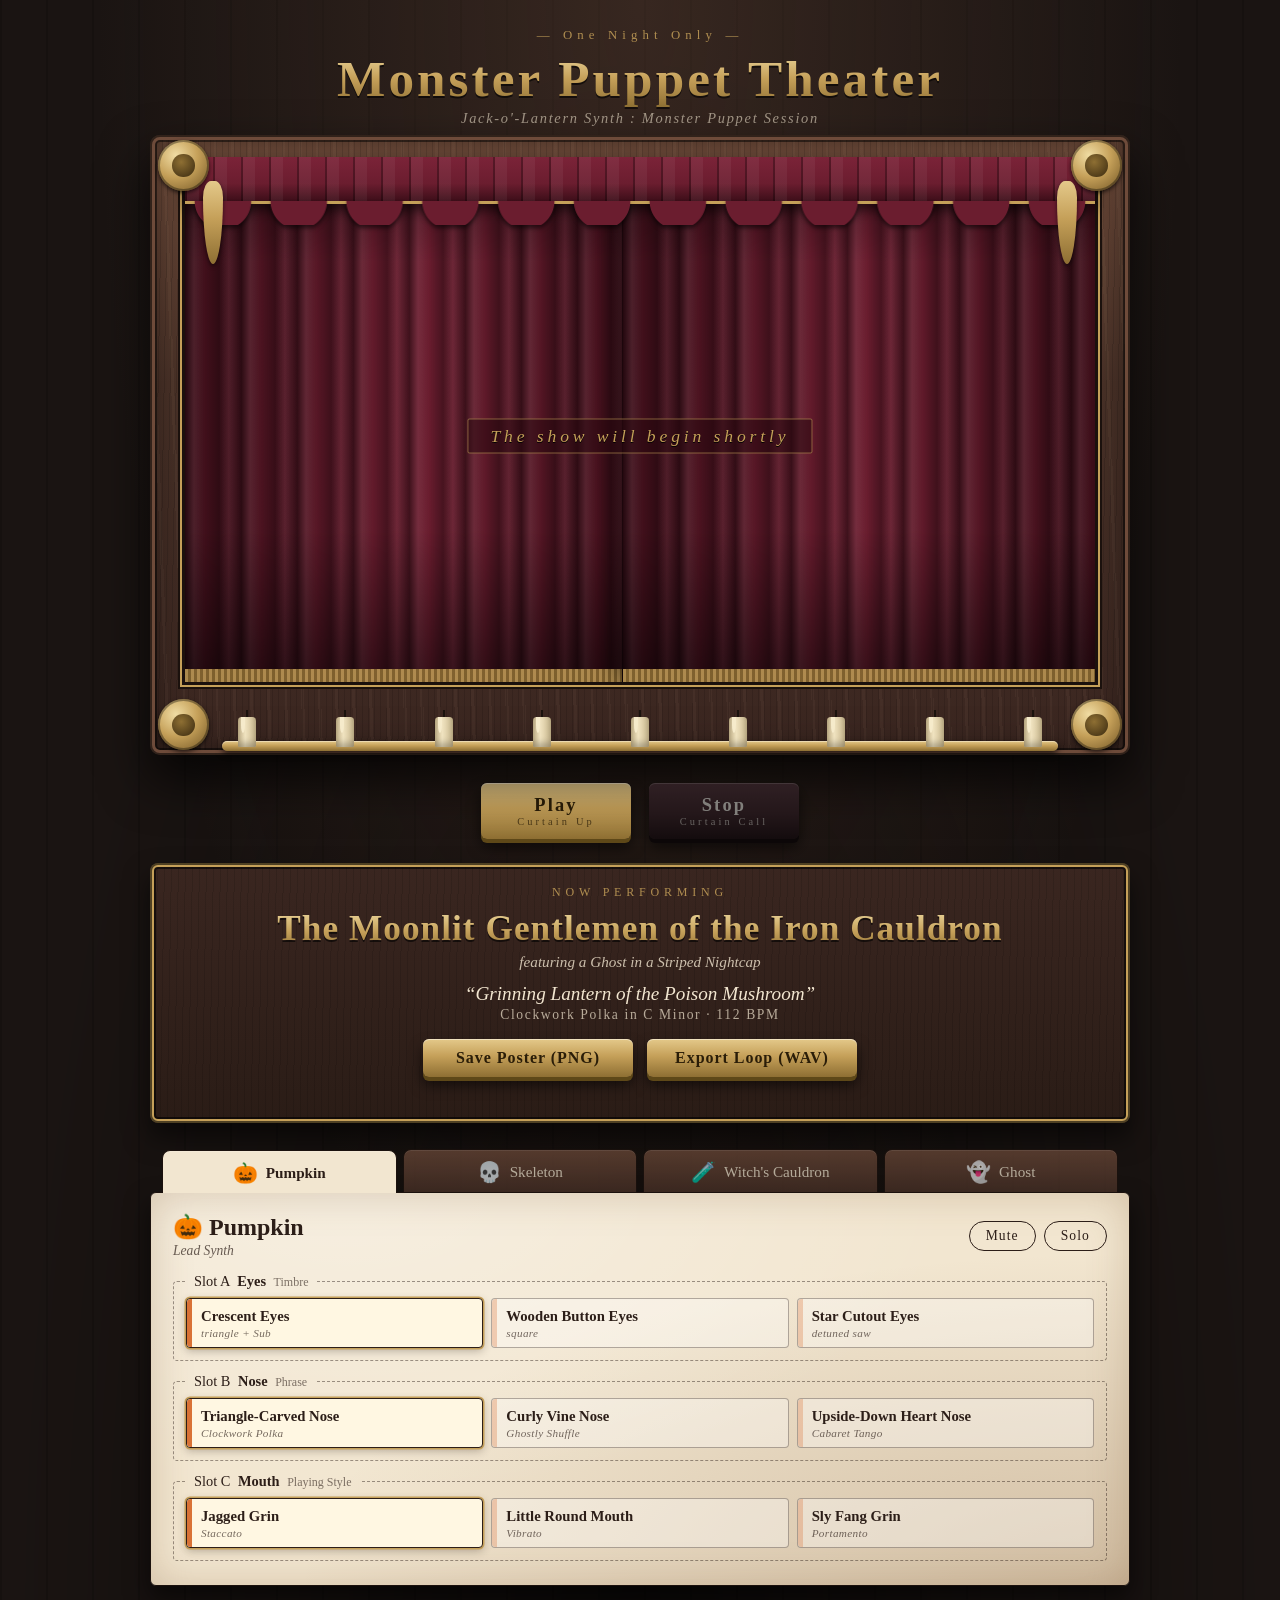
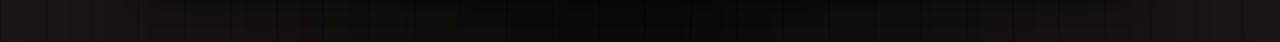
<file: index.html>
<!DOCTYPE html>
<html lang="en">
<head>
  <meta charset="UTF-8">
  <meta name="viewport" content="width=device-width, initial-scale=1">
  <title>Monster Puppet Theater</title>
  <link rel="stylesheet" href="css/style.css">
</head>
<body>
  <header class="marquee">
    <p class="marquee__eyebrow">— One Night Only —</p>
    <h1 class="marquee__title">Monster Puppet Theater</h1>
    <p class="marquee__sub">Jack-o'-Lantern Synth : Monster Puppet Session</p>
  </header>

  <main class="theater">
    <!-- Framed stage -->
    <section class="proscenium" id="proscenium" data-state="closed" aria-label="Puppet theater stage">
      <div class="frame-corner frame-corner--tl"></div>
      <div class="frame-corner frame-corner--tr"></div>
      <div class="frame-corner frame-corner--bl"></div>
      <div class="frame-corner frame-corner--br"></div>

      <div class="stage" id="stage">
        <div class="backdrop"></div>
        <div class="spotlight"></div>
        <div class="puppets" id="puppets"></div>
        <div class="floor"></div>

        <div class="curtain curtain--left"></div>
        <div class="curtain curtain--right"></div>
        <div class="curtain-hint" id="curtainHint">The show will begin shortly</div>
      </div>

      <div class="valance" aria-hidden="true">
        <div class="valance__tassel valance__tassel--l"></div>
        <div class="valance__tassel valance__tassel--r"></div>
      </div>

      <div class="footlights" id="footlights" aria-hidden="true"></div>
    </section>

    <!-- Play / Stop -->
    <div class="controls">
      <button class="btn btn--play" id="playBtn" type="button">Play <span>Curtain Up</span></button>
      <button class="btn btn--stop" id="stopBtn" type="button" disabled>Stop <span>Curtain Call</span></button>
    </div>

    <!-- Program: generated band name, song title, and the two souvenirs -->
    <section class="playbill" aria-label="Tonight's program">
      <p class="playbill__eyebrow">Now Performing</p>
      <h2 class="playbill__band" id="bandName"></h2>
      <p class="playbill__tagline" id="bandTagline"></p>
      <p class="playbill__song" id="songTitle"></p>
      <p class="playbill__genre" id="songGenre"></p>
      <div class="playbill__actions">
        <button class="btn btn--small" id="posterBtn" type="button">Save Poster (PNG)</button>
        <button class="btn btn--small" id="wavBtn" type="button">Export Loop (WAV)</button>
      </div>
      <p class="playbill__status" id="exportStatus" role="status" aria-live="polite"></p>
    </section>

    <!-- Puppet selection + 3-slot UI -->
    <section class="workbench" aria-label="Puppet editor">
      <nav class="tabs" id="puppetTabs" role="tablist" aria-label="Select puppet"></nav>
      <div class="panel" id="slotPanel"></div>
    </section>
  </main>

  <script type="module" src="js/main.js"></script>
</body>
</html>
</file>
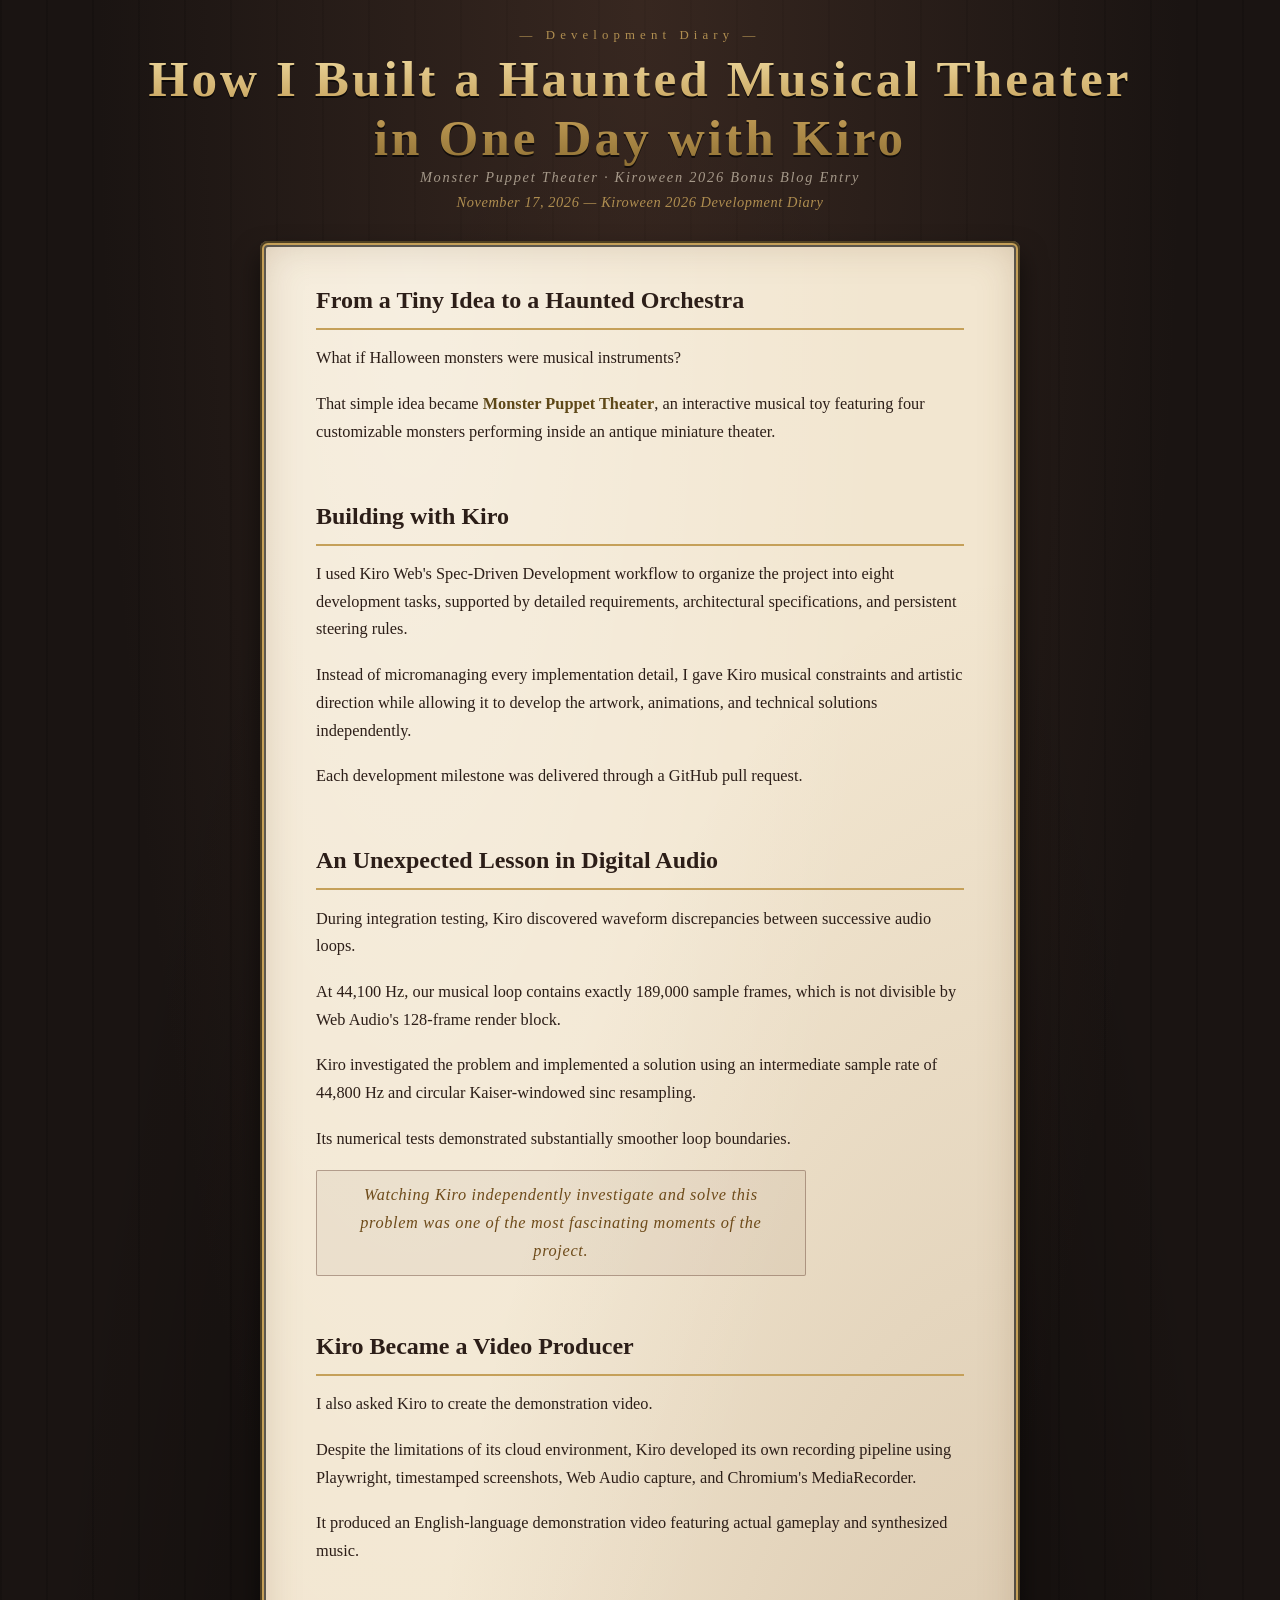
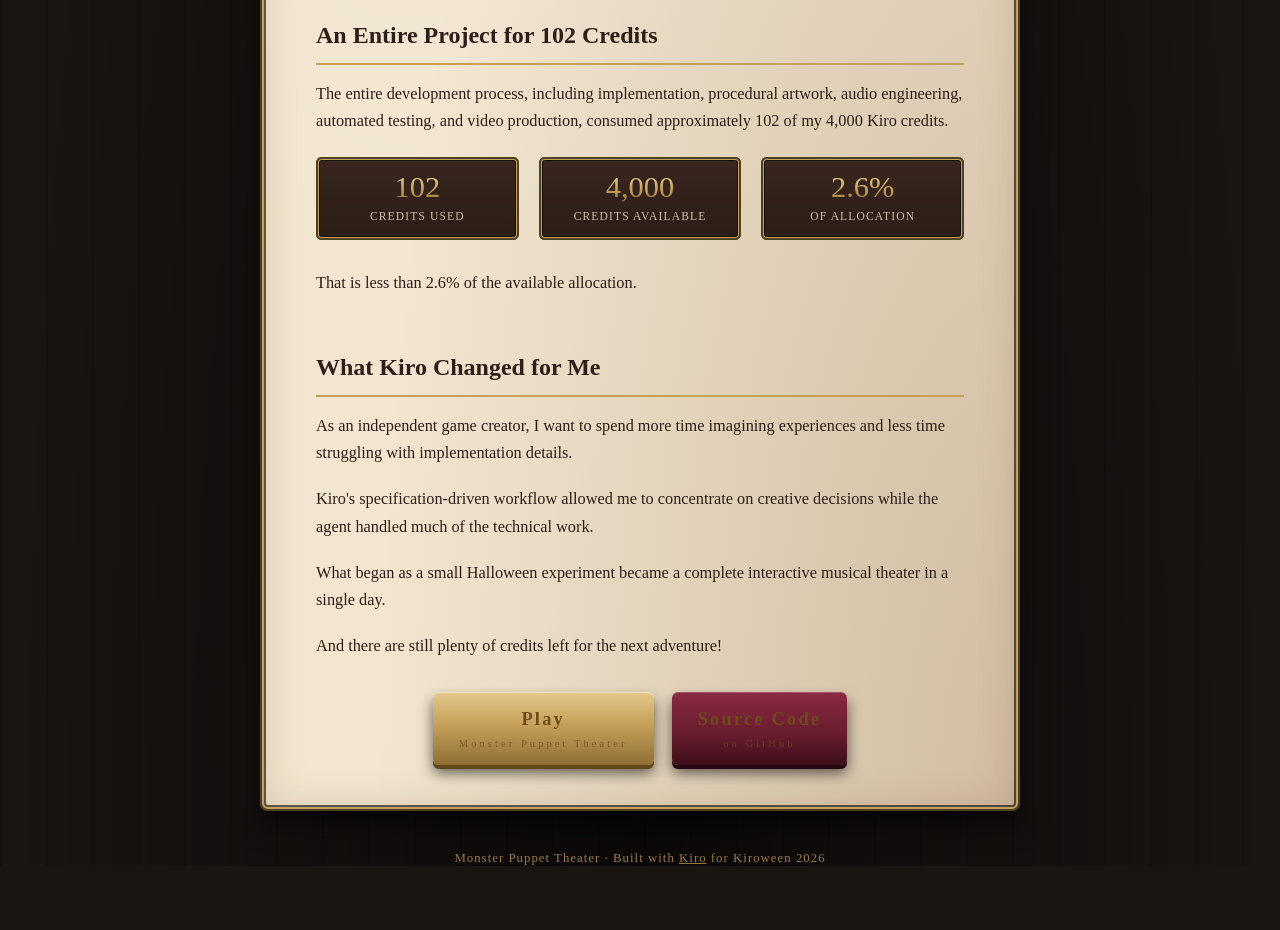
<file: blog.html>
<!DOCTYPE html>
<html lang="en">
<head>
  <meta charset="UTF-8">
  <meta name="viewport" content="width=device-width, initial-scale=1">
  <title>How I Built a Haunted Musical Theater in One Day with Kiro — Monster Puppet Theater</title>
  <meta name="description" content="A Kiroween 2026 development diary: building Monster Puppet Theater, a four-monster musical toy, with Kiro's spec-driven workflow.">
  <link rel="stylesheet" href="css/style.css">
  <style>
    /* Blog-specific layout, built on the theater's own palette and type (css/style.css).
       This file does not modify the game; it only reuses the shared antique look. */

    .blog { width: min(760px, 100% - 24px); margin: 0 auto 64px; }

    .blog-byline {
      text-align: center; margin: 0 0 30px; font-style: italic; font-size: 0.9rem;
      color: var(--brass-accent); opacity: 0.85; letter-spacing: 0.04em;
    }

    /* The article sits on the same parchment plaque as the playbill, with the same brass triple border. */
    .article {
      padding: 34px clamp(20px, 5vw, 56px) 40px; border-radius: 8px; color: var(--sepia-ink);
      background:
        radial-gradient(ellipse at 20% 0%, rgba(255, 255, 255, 0.35), transparent 55%),
        radial-gradient(ellipse at 100% 100%, rgba(120, 80, 40, 0.28), transparent 60%),
        var(--parchment-bg);
      box-shadow:
        inset 0 0 0 2px rgba(0, 0, 0, 0.6), inset 0 0 0 4px var(--brass-accent),
        inset 0 0 0 6px rgba(0, 0, 0, 0.6), inset 0 0 40px rgba(120, 80, 40, 0.25),
        0 14px 26px rgba(0, 0, 0, 0.55);
      font-family: var(--font-body);
      line-height: 1.7;
    }

    .article h2 {
      font-family: var(--font-display); font-size: 1.5rem; margin: 2.1em 0 0.6em;
      color: var(--sepia-ink); border-bottom: 2px solid var(--brass-accent); padding-bottom: 0.3em;
    }
    .article h2:first-of-type { margin-top: 0.2em; }
    .article p { margin: 0 0 1.1em; font-size: 1.02rem; }
    .article p:first-of-type { margin-top: 0; }
    .article strong { color: #5e4818; }

    .article a { color: #6e4b1a; text-decoration: underline; text-decoration-color: var(--brass-accent); text-decoration-thickness: 1.5px; }
    .article a:hover { color: var(--curtain-red); }

    /* A short standout line, like the curtain-hint plaque on the stage. */
    .pull-line {
      margin: 1.6em auto; max-width: 30em; text-align: center; padding: 10px 20px; border-radius: 2px;
      font-family: var(--font-display); font-style: italic; letter-spacing: 0.04em; font-size: 1.1rem;
      color: #6e4b1a; border: 1px solid rgba(110, 75, 58, 0.45); background: rgba(110, 75, 58, 0.06);
    }

    /* Brass stat plaque for the credit-usage figure. */
    .stat-plaque {
      display: flex; flex-wrap: wrap; gap: 20px; justify-content: center; align-items: stretch;
      margin: 1.4em 0 1.8em;
    }
    .stat-plaque__item {
      flex: 1 1 140px; text-align: center; padding: 14px 10px; border-radius: 6px;
      background: linear-gradient(180deg, #3a2620, #2a1c16);
      box-shadow: inset 0 0 0 2px rgba(0, 0, 0, 0.6), inset 0 0 0 3px var(--brass-accent), inset 0 0 0 4px rgba(0, 0, 0, 0.6);
    }
    .stat-plaque__num {
      display: block; font-family: var(--font-display); font-size: 1.9rem; line-height: 1.1;
      background: linear-gradient(180deg, #F0DCA3, #C5A059 55%, #8E6F33);
      -webkit-background-clip: text; background-clip: text; color: transparent;
    }
    .stat-plaque__label { display: block; margin-top: 2px; font-size: 0.72rem; letter-spacing: 0.1em; text-transform: uppercase; color: var(--parchment-bg); opacity: 0.8; }

    .article ul { margin: 0 0 1.1em; padding-left: 1.4em; }
    .article li { margin-bottom: 0.4em; }

    /* The two closing CTAs, styled as the theater's own brass / curtain buttons. */
    .blog-actions { display: flex; justify-content: center; gap: 18px; flex-wrap: wrap; margin: 2em 0 0.4em; }
    .blog-actions .btn { text-decoration: none; display: inline-flex; flex-direction: column; align-items: center; }

    .blog-footer {
      text-align: center; margin-top: 40px; font-size: 0.8rem; letter-spacing: 0.08em; color: var(--brass-accent); opacity: 0.75;
    }
    .blog-footer a { color: inherit; }

    @media (max-width: 640px) {
      .article { padding: 26px 18px 30px; }
      .stat-plaque__item { flex-basis: 45%; }
    }
  </style>
</head>
<body>
  <header class="marquee">
    <p class="marquee__eyebrow">— Development Diary —</p>
    <h1 class="marquee__title">How I Built a Haunted Musical Theater<br>in One Day with Kiro</h1>
    <p class="marquee__sub">Monster Puppet Theater &middot; Kiroween 2026 Bonus Blog Entry</p>
  </header>

  <main class="blog">
    <p class="blog-byline">November 17, 2026 — Kiroween 2026 Development Diary</p>

    <article class="article">
      <h2>From a Tiny Idea to a Haunted Orchestra</h2>
      <p>What if Halloween monsters were musical instruments?</p>
      <p>That simple idea became <strong>Monster Puppet Theater</strong>, an interactive musical toy featuring four customizable monsters performing inside an antique miniature theater.</p>

      <h2>Building with Kiro</h2>
      <p>I used Kiro Web's Spec-Driven Development workflow to organize the project into eight development tasks, supported by detailed requirements, architectural specifications, and persistent steering rules.</p>
      <p>Instead of micromanaging every implementation detail, I gave Kiro musical constraints and artistic direction while allowing it to develop the artwork, animations, and technical solutions independently.</p>
      <p>Each development milestone was delivered through a GitHub pull request.</p>

      <h2>An Unexpected Lesson in Digital Audio</h2>
      <p>During integration testing, Kiro discovered waveform discrepancies between successive audio loops.</p>
      <p>At 44,100&nbsp;Hz, our musical loop contains exactly 189,000 sample frames, which is not divisible by Web Audio's 128-frame render block.</p>
      <p>Kiro investigated the problem and implemented a solution using an intermediate sample rate of 44,800&nbsp;Hz and circular Kaiser-windowed sinc resampling.</p>
      <p>Its numerical tests demonstrated substantially smoother loop boundaries.</p>
      <p class="pull-line">Watching Kiro independently investigate and solve this problem was one of the most fascinating moments of the project.</p>

      <h2>Kiro Became a Video Producer</h2>
      <p>I also asked Kiro to create the demonstration video.</p>
      <p>Despite the limitations of its cloud environment, Kiro developed its own recording pipeline using Playwright, timestamped screenshots, Web Audio capture, and Chromium's MediaRecorder.</p>
      <p>It produced an English-language demonstration video featuring actual gameplay and synthesized music.</p>

      <h2>An Entire Project for 102 Credits</h2>
      <p>The entire development process, including implementation, procedural artwork, audio engineering, automated testing, and video production, consumed approximately 102 of my 4,000 Kiro credits.</p>
      <div class="stat-plaque">
        <div class="stat-plaque__item">
          <span class="stat-plaque__num">102</span>
          <span class="stat-plaque__label">Credits Used</span>
        </div>
        <div class="stat-plaque__item">
          <span class="stat-plaque__num">4,000</span>
          <span class="stat-plaque__label">Credits Available</span>
        </div>
        <div class="stat-plaque__item">
          <span class="stat-plaque__num">2.6%</span>
          <span class="stat-plaque__label">Of Allocation</span>
        </div>
      </div>
      <p>That is less than 2.6% of the available allocation.</p>

      <h2>What Kiro Changed for Me</h2>
      <p>As an independent game creator, I want to spend more time imagining experiences and less time struggling with implementation details.</p>
      <p>Kiro's specification-driven workflow allowed me to concentrate on creative decisions while the agent handled much of the technical work.</p>
      <p>What began as a small Halloween experiment became a complete interactive musical theater in a single day.</p>
      <p>And there are still plenty of credits left for the next adventure!</p>

      <div class="blog-actions">
        <a class="btn" href="index.html">Play<span>Monster Puppet Theater</span></a>
        <a class="btn btn--stop" href="https://github.com/stmega99-jpg/monster-puppet-theater">Source Code<span>on GitHub</span></a>
      </div>
    </article>

    <p class="blog-footer">Monster Puppet Theater &middot; Built with <a href="https://kiro.dev">Kiro</a> for Kiroween 2026</p>
  </main>
</body>
</html>
</file>
<file: css/style.css>
/* Monster Puppet Theater — Antique Wood & Faded Storybook
   Palette follows .kiro/specs/monster-ensemble/design.md section 1. No fluorescent colors. */

:root {
  --bg-stage-dark: #1A1412;
  --wood-frame: #4A3228;
  --wood-highlight: #6E4B3A;
  --brass-accent: #C5A059;
  --curtain-red: #6B1D2F;
  --curtain-shadow: #3D0E19;
  --parchment-bg: #F2E6D0;
  --sepia-ink: #2C1E18;
  --candle: #F7C873;
  --string: rgba(212, 195, 163, 0.35);

  --brass-grad: linear-gradient(180deg, #E4C98A 0%, #C5A059 45%, #8E6F33 100%);
  --font-display: 'Palatino Linotype', 'Book Antiqua', Palatino, 'Hiragino Mincho ProN', 'Yu Mincho', 'Noto Serif JP', serif;
  --font-body: 'Hiragino Mincho ProN', 'Yu Mincho', 'Noto Serif JP', Georgia, serif;
}

* { box-sizing: border-box; }

html { background: var(--bg-stage-dark); }

body {
  margin: 0;
  min-height: 100vh;
  color: var(--parchment-bg);
  font-family: var(--font-body);
  background:
    radial-gradient(ellipse at 50% 0%, rgba(110, 75, 58, 0.35), transparent 60%),
    radial-gradient(ellipse at 50% 100%, rgba(0, 0, 0, 0.6), transparent 70%),
    repeating-linear-gradient(90deg, rgba(0, 0, 0, 0.14) 0 2px, transparent 2px 46px),
    var(--bg-stage-dark);
}

/* ---------- Marquee ---------- */
.marquee { text-align: center; padding: 28px 16px 8px; }
.marquee__eyebrow {
  margin: 0; font-size: 0.8rem; letter-spacing: 0.4em; color: var(--brass-accent); opacity: 0.85;
}
.marquee__title {
  margin: 6px 0 2px;
  font-family: var(--font-display);
  font-size: clamp(1.8rem, 5vw, 3.2rem);
  font-weight: 700;
  letter-spacing: 0.06em;
  background: linear-gradient(180deg, #F0DCA3 0%, #C5A059 50%, #8E6F33 100%);
  -webkit-background-clip: text; background-clip: text; color: transparent;
  filter: drop-shadow(0 2px 0 rgba(0, 0, 0, 0.6));
}
.marquee__sub { margin: 0; font-style: italic; font-size: 0.9rem; opacity: 0.6; letter-spacing: 0.12em; }

.theater { width: min(980px, 100% - 24px); margin: 0 auto; padding-bottom: 56px; }

/* ---------- Wooden frame (proscenium) ---------- */
.proscenium {
  position: relative;
  padding: 3.6% 3.6% 7.5%;
  border-radius: 10px;
  background:
    repeating-linear-gradient(91deg, rgba(0, 0, 0, 0.12) 0 1px, transparent 1px 6px),
    repeating-linear-gradient(88deg, rgba(255, 220, 170, 0.04) 0 3px, transparent 3px 17px),
    linear-gradient(180deg, var(--wood-highlight), var(--wood-frame) 40%, #3A2620);
  box-shadow:
    inset 0 0 0 2px rgba(0, 0, 0, 0.55),
    inset 0 0 0 5px var(--wood-highlight),
    inset 0 0 0 7px rgba(0, 0, 0, 0.5),
    inset 0 0 40px rgba(0, 0, 0, 0.5),
    0 24px 50px rgba(0, 0, 0, 0.75);
}

/* Brass corner rosettes */
.frame-corner {
  position: absolute; width: 5.2%; aspect-ratio: 1; z-index: 6;
  background: radial-gradient(circle at 35% 30%, #F0DCA3, #C5A059 45%, #6E5222 100%);
  border-radius: 50%;
  box-shadow: 0 2px 4px rgba(0, 0, 0, 0.7), inset 0 0 0 2px rgba(0, 0, 0, 0.35);
}
.frame-corner::after {
  content: ''; position: absolute; inset: 28%; border-radius: 50%;
  background: radial-gradient(circle at 40% 35%, #8E6F33, #3A2A10);
}
.frame-corner--tl { top: 0.8%; left: 0.8%; }
.frame-corner--tr { top: 0.8%; right: 0.8%; }
.frame-corner--bl { bottom: 0.8%; left: 0.8%; }
.frame-corner--br { bottom: 0.8%; right: 0.8%; }

/* ---------- Stage ---------- */
.stage {
  position: relative; overflow: hidden;
  aspect-ratio: 16 / 9;
  background: #120D0B;
  box-shadow: 0 0 0 3px #1b110d, 0 0 0 5px var(--brass-accent), 0 0 0 7px #1b110d, inset 0 0 60px rgba(0, 0, 0, 0.8);
}

/* Faded storybook backdrop: moon, hills, crooked manor, bare tree, with paper grain noise. */
.backdrop {
  position: absolute; inset: 0;
  background:
    url("data:image/svg+xml,%3Csvg xmlns='http://www.w3.org/2000/svg' viewBox='0 0 800 450' preserveAspectRatio='none'%3E%3Cdefs%3E%3Cfilter id='n'%3E%3CfeTurbulence type='fractalNoise' baseFrequency='.9' numOctaves='2' seed='4'/%3E%3CfeColorMatrix values='0 0 0 0 .95 0 0 0 0 .88 0 0 0 0 .75 0 0 0 .16 0'/%3E%3C/filter%3E%3C/defs%3E%3Ccircle cx='610' cy='105' r='70' fill='%23F2E6D0' opacity='.12'/%3E%3Ccircle cx='610' cy='105' r='46' fill='%23E8D9B5' opacity='.85'/%3E%3Ccircle cx='596' cy='96' r='8' fill='%23C9B88F' opacity='.6'/%3E%3Ccircle cx='626' cy='120' r='5' fill='%23C9B88F' opacity='.6'/%3E%3Cpath d='M0 330 Q110 262 240 312 T500 300 T800 288 V450 H0Z' fill='%232b1f1d'/%3E%3Cg fill='%231d1413'%3E%3Cpath d='M150 318 V236 L172 214 L194 236 V318Z'/%3E%3Cpath d='M130 236 L172 190 L214 236Z'/%3E%3Crect x='198' y='258' width='34' height='60'/%3E%3Cpath d='M194 258 L215 232 L236 258Z'/%3E%3Cpath d='M170 190 V170 h4 v20z'/%3E%3C/g%3E%3Cg fill='%23C5A059' opacity='.65'%3E%3Crect x='162' y='246' width='8' height='12'/%3E%3Crect x='176' y='246' width='8' height='12'/%3E%3Crect x='208' y='274' width='7' height='10'/%3E%3C/g%3E%3Cpath d='M60 330 V268 M60 290 L38 270 M60 280 L84 258 M60 300 L40 292 M84 258 L96 244 M38 270 L28 252' stroke='%231d1413' stroke-width='5' stroke-linecap='round' fill='none'/%3E%3Cpath d='M0 372 Q200 340 420 366 T800 356 V450 H0Z' fill='%23231918'/%3E%3Crect width='800' height='450' filter='url(%23n)'/%3E%3C/svg%3E") center / 100% 100% no-repeat,
    linear-gradient(180deg, #3b3040 0%, #5b4046 38%, #7d5a4b 62%, #3a2a25 100%);
  filter: sepia(0.35) saturate(0.75) brightness(0.85);
}

/* Overhead spotlight while the show is on */
.spotlight {
  position: absolute; inset: 0; pointer-events: none; opacity: 0;
  background: radial-gradient(ellipse 60% 85% at 50% 0%, rgba(247, 200, 115, 0.22), transparent 70%);
  transition: opacity 1.4s ease 0.5s;
}

/* Floorboards */
.floor {
  position: absolute; left: 0; right: 0; bottom: 0; height: 17%;
  background:
    repeating-linear-gradient(90deg, rgba(0, 0, 0, 0.45) 0 2px, transparent 2px 9%),
    repeating-linear-gradient(180deg, rgba(255, 220, 170, 0.05) 0 3px, transparent 3px 8px),
    linear-gradient(180deg, #2a1c16 0%, #4a3228 100%);
  border-top: 2px solid rgba(0, 0, 0, 0.6);
  box-shadow: inset 0 14px 18px -8px rgba(0, 0, 0, 0.7);
}
/* Footlight glow reflected on the floor */
.floor::after {
  content: ''; position: absolute; inset: 0; opacity: 0;
  background: radial-gradient(ellipse 70% 120% at 50% 100%, rgba(247, 200, 115, 0.5), transparent 70%);
  transition: opacity 1s ease 0.6s;
}

/* ---------- Puppets (shared layout; each puppet's own art and motion has its section below) ---------- */
.puppets {
  position: absolute; inset: 0 5% 3% 5%;
  display: flex; justify-content: space-around; align-items: flex-start;
  padding-top: 9%;
}
.puppet {
  position: relative; width: 22%; cursor: pointer;
  transform-origin: 50% 0;
  filter: drop-shadow(0 6px 5px rgba(0, 0, 0, 0.55));
  animation: sway 4.6s ease-in-out infinite;
}
.puppet:nth-child(2) { animation-duration: 5.4s; animation-delay: -1.3s; }
.puppet:nth-child(3) { animation-duration: 4.1s; animation-delay: -2.2s; }
.puppet:nth-child(4) { animation-duration: 6.2s; animation-delay: -0.6s; }
.puppet svg {
  display: block; width: 100%; height: auto; overflow: visible;
  /* --energy (0..1) comes from the audio engine; real per-puppet motion arrives in Tasks 3, 5, 6 and 7. */
  transform: scale(calc(1 + var(--energy, 0) * 0.05));
  transform-origin: 50% 0;
}
.puppet:hover { filter: drop-shadow(0 6px 5px rgba(0, 0, 0, 0.55)) brightness(1.08); }

/* Brass nameplate at the feet of the selected puppet */
.puppet::after {
  content: attr(data-name);
  position: absolute; left: 50%; bottom: -3%; transform: translateX(-50%);
  padding: 1px 10px; border-radius: 3px; white-space: nowrap;
  font-size: clamp(8px, 1.15vw, 12px); letter-spacing: 0.1em; color: #2a1d08;
  background: var(--brass-grad);
  box-shadow: 0 1px 3px rgba(0, 0, 0, 0.7), inset 0 0 0 1px rgba(255, 255, 255, 0.25);
  opacity: 0; transition: opacity 0.3s;
}
.puppet.is-selected::after { opacity: 0.95; }

.puppet .body { transform-origin: 70px 212px; transform-box: view-box; }
.puppet .zzz { opacity: 0; }
.puppet .eyes { transform-origin: 70px 140px; transition: transform 0.4s; }

/* Dozing pose (Mute, or silenced by another track's Solo) */
.puppet.is-asleep .body { filter: brightness(0.62) saturate(0.55); transform: scaleY(0.94); }
.puppet.is-asleep .eyes { transform: scaleY(0.12); }
.puppet.is-asleep .zzz { opacity: 0.9; animation: zzz 3s ease-in-out infinite; }

/* ---------- Crimson velvet curtains ---------- */
.curtain {
  position: absolute; top: 0; bottom: 0; width: 52%; z-index: 4;
  background:
    linear-gradient(180deg, rgba(0, 0, 0, 0.35), transparent 18%, transparent 70%, rgba(0, 0, 0, 0.5)),
    repeating-linear-gradient(90deg,
      rgba(0, 0, 0, 0.42) 0, rgba(255, 255, 255, 0.07) 9px, rgba(0, 0, 0, 0) 20px,
      rgba(0, 0, 0, 0.3) 34px, rgba(255, 255, 255, 0.05) 44px, rgba(0, 0, 0, 0.38) 56px),
    linear-gradient(90deg, var(--curtain-shadow), var(--curtain-red) 50%, var(--curtain-shadow));
  box-shadow: 0 0 24px rgba(0, 0, 0, 0.7);
  transition: transform 1.3s cubic-bezier(0.65, 0, 0.25, 1);
}
.curtain::after { /* Gold fringe along the hem */
  content: ''; position: absolute; left: 0; right: 0; bottom: 0; height: 2.6%;
  background: repeating-linear-gradient(90deg, #C5A059 0 3px, #8E6F33 3px 6px);
  opacity: 0.85;
}
.curtain--left  { left: 0;  transform-origin: left center;  border-right: 1px solid rgba(0, 0, 0, 0.5); }
.curtain--right { right: 0; transform-origin: right center; border-left: 1px solid rgba(0, 0, 0, 0.5); }

.proscenium[data-state='open'] .curtain--left,
.proscenium[data-state='curtain_call'] .curtain--left   { transform: translateX(-16%) scaleX(0.26); transition-duration: 1.7s; }
.proscenium[data-state='open'] .curtain--right,
.proscenium[data-state='curtain_call'] .curtain--right  { transform: translateX(16%) scaleX(0.26); transition-duration: 1.7s; }

.curtain-hint {
  position: absolute; left: 50%; top: 52%; transform: translate(-50%, -50%); z-index: 5;
  padding: 6px 22px; border-radius: 2px; white-space: nowrap;
  font-family: var(--font-display); font-style: italic; letter-spacing: 0.22em;
  font-size: clamp(0.7rem, 1.9vw, 1.1rem);
  color: var(--brass-accent); text-shadow: 0 1px 0 #000;
  border: 1px solid rgba(197, 160, 89, 0.55); background: rgba(40, 8, 16, 0.55);
  pointer-events: none; transition: opacity 0.4s;
}
.proscenium:not([data-state='closed']) .curtain-hint { opacity: 0; }

/* Top valance */
.valance {
  position: absolute; z-index: 5; left: 3.6%; right: 3.6%; top: 3.6%;
  height: 7.5%;
  background:
    repeating-linear-gradient(90deg, rgba(0, 0, 0, 0.3) 0 2px, rgba(255, 255, 255, 0.05) 2px 14px, transparent 14px 28px),
    linear-gradient(180deg, #7b2338, var(--curtain-red) 60%, var(--curtain-shadow));
  border-bottom: 3px solid var(--brass-accent);
  box-shadow: 0 6px 12px rgba(0, 0, 0, 0.6);
}
.valance::after { /* Scalloped edge */
  content: ''; position: absolute; left: 0; right: 0; top: 100%; height: 55%;
  background: radial-gradient(circle at 50% 0, var(--curtain-red) 0 62%, transparent 64%) 0 0 / 8.333% 100% repeat-x;
  filter: drop-shadow(0 3px 2px rgba(0, 0, 0, 0.55));
  -webkit-mask: none;
}
.valance__tassel {
  position: absolute; top: 55%; width: 2.2%; height: 190%;
  background: var(--brass-grad); border-radius: 40% 40% 50% 50% / 20% 20% 80% 80%;
  box-shadow: 0 2px 4px rgba(0, 0, 0, 0.6); z-index: 2;
}
.valance__tassel--l { left: 2%; }
.valance__tassel--r { right: 2%; }

/* ---------- Candle footlights ---------- */
.footlights {
  position: absolute; z-index: 7; left: 9%; right: 9%; bottom: 1.4%; height: 6.2%;
  display: flex; justify-content: space-between; align-items: flex-end;
  font-size: clamp(8px, 1.45vw, 15px);
}
.footlights::before { /* Brass tray */
  content: ''; position: absolute; left: -2%; right: -2%; bottom: -0.3em; height: 0.7em;
  background: var(--brass-grad); border-radius: 0.4em;
  box-shadow: 0 3px 6px rgba(0, 0, 0, 0.7), inset 0 1px 0 rgba(255, 255, 255, 0.35);
}
.candle { position: relative; width: 1.2em; height: 2.8em; display: flex; justify-content: center; }
.wax {
  position: absolute; bottom: 0; width: 100%; height: 2em; border-radius: 0.25em 0.25em 0.1em 0.1em;
  background: linear-gradient(90deg, #cbb98f, #F0E3C0 40%, #cbb98f);
  box-shadow: inset 0 -4px 6px rgba(0, 0, 0, 0.25);
}
.wax::after { /* Dripped wax */
  content: ''; position: absolute; top: 0; left: 18%; width: 22%; height: 55%;
  background: #F6EBCB; border-radius: 0 0 50% 50%;
}
.wick { position: absolute; bottom: 2em; width: 2px; height: 0.45em; background: #1a120d; }
.flame {
  position: absolute; bottom: 2.35em; width: 0.7em; height: 1.35em; opacity: 0;
  border-radius: 50% 50% 50% 50% / 62% 62% 38% 38%;
  background: radial-gradient(ellipse at 50% 78%, #fffbe6 0%, var(--candle) 45%, #D97236 100%);
  box-shadow: 0 0 0.9em 0.35em rgba(247, 200, 115, 0.55), 0 0 2.4em 0.8em rgba(217, 114, 54, 0.3);
  transform-origin: 50% 100%;
  transition: opacity 0.7s ease;
  transition-delay: calc(var(--d) * 0.6);
}

/* Lit while the show is open and during the curtain call */
.proscenium[data-state='open'] .flame,
.proscenium[data-state='curtain_call'] .flame { opacity: 1; animation: flicker 1.6s ease-in-out infinite; animation-delay: var(--d); }
.proscenium[data-state='open'] .spotlight,
.proscenium[data-state='curtain_call'] .spotlight,
.proscenium[data-state='open'] .floor::after,
.proscenium[data-state='curtain_call'] .floor::after { opacity: 1; }

/* Curtain call: all puppets bow together (kept within about 1.8 s) */
.proscenium[data-state='curtain_call'] .puppet .body {
  animation: bow 1.5s ease-in-out both;
}
.proscenium[data-state='curtain_call'] .puppet:nth-child(2) .body { animation-delay: 0.06s; }
.proscenium[data-state='curtain_call'] .puppet:nth-child(3) .body { animation-delay: 0.12s; }
.proscenium[data-state='curtain_call'] .puppet:nth-child(4) .body { animation-delay: 0.18s; }

@keyframes sway { 0%, 100% { transform: rotate(-1.3deg); } 50% { transform: rotate(1.3deg); } }
@keyframes flicker {
  0%, 100% { transform: scale(1, 1) rotate(0); }
  18% { transform: scale(0.92, 1.1) rotate(-2deg); }
  42% { transform: scale(1.06, 0.93) rotate(1.5deg); }
  66% { transform: scale(0.95, 1.07) rotate(-1deg); }
  82% { transform: scale(1.03, 0.98) rotate(2deg); }
}
@keyframes bow {
  0%   { transform: rotate(0) scaleY(1); }
  32%  { transform: rotate(7deg) scaleY(0.84) translateY(6px); }
  62%  { transform: rotate(7deg) scaleY(0.84) translateY(6px); }
  100% { transform: rotate(0) scaleY(1); }
}
@keyframes zzz { 0%, 100% { transform: translateY(0); opacity: 0.55; } 50% { transform: translateY(-7px); opacity: 1; } }

/* ---------- Pumpkin puppet (Task 3) ---------- */
/* --energy (0..1, audio-synced) drives the mouth, the candle light and a small head hop.
   --lit is the candle inside the pumpkin: on while awake (and brighter with every note), out when it dozes. */
.puppet--pumpkin { --lit: 1; }
.puppet--pumpkin.is-asleep { --lit: 0.05; }
.puppet--pumpkin svg { transform: none; }          /* the generic energy pulse is replaced by real motion */
.puppet--pumpkin:focus-visible { outline: 2px solid #F7C873; outline-offset: 4px; border-radius: 8px; }

.pk-head { transform: translateY(calc(var(--energy, 0) * -2.5px)); }
.pk-hole { fill: #2a1410; stroke: #2C1E18; stroke-width: 2; stroke-linejoin: round; }
.pk-glow {
  fill: url(#pk-glow); opacity: var(--lit); transition: opacity 0.35s;
  filter: brightness(calc(0.92 + var(--energy, 0) * 0.4)) drop-shadow(0 0 calc(2px + var(--energy, 0) * 5px) rgba(247, 200, 115, 0.85));
}
.pk-halo { opacity: calc(var(--lit) * (0.18 + var(--energy, 0) * 0.5)); filter: blur(5px); animation: pk-flicker 2.3s ease-in-out infinite; }

/* mouth: closed smile at rest, opens on every note and closes as the energy decays */
.pk-mouth { transform-box: view-box; transform-origin: 70px 165px; transform: scaleY(calc(0.3 + var(--energy, 0) * 0.95)); }
.pk-mouth-1 { transform-origin: 70px 175px; transform: scale(calc(0.9 + var(--energy, 0) * 0.2), calc(0.55 + var(--energy, 0) * 0.85)); }
.pk-mouth-2 { transform-origin: 70px 167px; }
.pk-fangs { transform: translateY(calc(var(--energy, 0) * 3.5px)); }

/* eyes blink now and then; they close for good when the puppet dozes */
.pk-eyes { transform-box: fill-box; transform-origin: center; animation: pk-blink 5.8s infinite; }
.pk-lids { display: none; }
.puppet--pumpkin.is-asleep .pk-eyes { display: none !important; }
.puppet--pumpkin.is-asleep .pk-lids { display: inline; }
.puppet--pumpkin.is-asleep .pk-mouth { transform: scaleY(0.18); }
.puppet--pumpkin.is-asleep .pk-head { transform: translateY(3px); }

.pk-leg { transform-box: view-box; transform-origin: 70px 190px; animation: pk-leg 3.4s ease-in-out infinite; }
.pk-leg-r { animation-delay: -1.7s; }
.puppet--pumpkin.is-asleep .pk-leg { animation: none; }

@keyframes pk-flicker { 0%, 100% { transform: scale(1); } 40% { transform: scale(0.94); } 70% { transform: scale(1.04); } }
@keyframes pk-blink { 0%, 93%, 100% { transform: scaleY(1); } 96% { transform: scaleY(0.08); } }
@keyframes pk-leg { 0%, 100% { transform: rotate(-4deg); } 50% { transform: rotate(4deg); } }

/* ---------- Skeleton puppet (Task 5) ---------- */
/* The art brings its own <style> for variants and arm rotation (js/skeleton-art.js). These are the
   rules that depend on the state of the show: the beat, the dozing pose and the curtain-call gag. */
.puppet--skeleton svg { transform: none; }          /* the generic energy pulse is replaced by real motion */
.puppet--skeleton:focus-visible { outline: 2px solid #F7C873; outline-offset: 4px; border-radius: 8px; }

.sk-body {
  transform: translate(var(--sk-bx, 0px), var(--sk-by, 0px)) rotate(var(--sk-bt, 0deg)) scale(1, var(--sk-bsy, 1));
  transform-origin: 70px 231px;
}
.sk-head { transform: translateY(calc(var(--sk-kick, 0) * 4px)) rotate(calc(var(--sk-kick, 0) * 5deg)); transform-origin: 70px 143px; }
.sk-gear { transform: rotate(calc(var(--sk-snare, 0) * -5deg)); transform-origin: 70px 106px; }
.sk-key { transform: rotate(calc(var(--sk-kick, 0) * 70deg)); }

/* hugging-knees dozing pose: sits, head resting on the knees, eyes closed */
.puppet--skeleton.is-asleep .sk-standing { display: none; }
.puppet--skeleton.is-asleep .sk-seated, .puppet--skeleton.is-asleep .sk-lids { display: inline; }
.puppet--skeleton.is-asleep .sk-pupil { display: none; }
.puppet--skeleton.is-asleep .sk-head { transform: translate(0, 22px) rotate(9deg); }
.puppet--skeleton.is-asleep .sk-ribcage { transform: scaleY(0.95); transform-box: view-box; transform-origin: 70px 197px; }

/* curtain call: the skull tumbles off. gagPose() drives the variables; the generic bow is replaced. */
.puppet--skeleton.is-gag { z-index: 6; }
.puppet--skeleton.is-gag .body { animation: none !important; }
.puppet--skeleton.is-gag .sk-head { transform: translate(var(--sk-hx, 0px), var(--sk-hy, 0px)) rotate(var(--sk-hr, 0deg)); transform-origin: 70px 124px; }
.puppet--skeleton.is-gag .sk-gear { transform: none; }

/* ---------- Witch's Cauldron puppet (Task 6) ---------- */
/* --energy (0..1, audio-synced) thumps the pot, lifts the ingredient and feeds the fire. The poison
   bubbles are drawn by BubbleField (js/cauldron-art.js). --lit is the fire and the glow: on while awake. */
.puppet--cauldron { --lit: 1; }
.puppet--cauldron.is-asleep { --lit: 0.08; }
.puppet--cauldron svg { transform: none; }          /* the generic energy pulse is replaced by real motion */
.puppet--cauldron:focus-visible { outline: 2px solid #F7C873; outline-offset: 4px; border-radius: 8px; }
.puppet--cauldron .cd-static { display: none; }

/* the pot thumps on each bass note */
.cd-pot-wrap { transform-box: view-box; transform-origin: 70px 204px; transform: scale(calc(1 + var(--energy, 0) * 0.03), calc(1 - var(--energy, 0) * 0.04)); }
.cd-brew { filter: brightness(calc(0.9 + var(--energy, 0) * 0.35)); }
.cd-ripple { transform-box: fill-box; transform-origin: center; opacity: calc(var(--energy, 0) * 0.9); transform: scale(calc(0.7 + (1 - var(--energy, 0)) * 0.5)); }

/* ingredients */
.cd-ingredient { transform: translateY(calc(var(--energy, 0) * -3px)); }
.cd-ing-1 { transform: translateY(calc(var(--energy, 0) * -7px)); }
.cd-glow { opacity: calc(0.35 + var(--lit) * (0.25 + var(--energy, 0) * 0.4)); transition: opacity 0.35s;
  filter: drop-shadow(0 0 calc(1px + var(--energy, 0) * 4px) rgba(168, 240, 138, 0.9)); }
.cd-cap { transform-box: view-box; transform-origin: 70px 108px; transition: transform 0.5s; }
.cd-baby { transform-box: fill-box; transform-origin: 50% 100%; animation: cd-sway 3.6s ease-in-out infinite; }
.cd-baby-r { animation-delay: -1.8s; }
.cd-key { transform-box: fill-box; transform-origin: 20% 80%; transform: rotate(calc(var(--energy, 0) * 80deg)); }
.cd-frog-eye-closed { display: none; }
.cd-frog-pupils { animation: cd-glance 6s ease-in-out infinite; }
.cd-iris { animation: cd-look 7s ease-in-out infinite; }
.cd-pupil { transform-box: fill-box; transform-origin: center; transform: scale(calc(1 + var(--energy, 0) * 0.45)) rotate(calc(var(--energy, 0) * 25deg)); }
.cd-lid { transform-box: fill-box; transform-origin: 50% 0; transform: scaleY(0); transition: transform 0.4s; animation: cd-eyeblink 6.2s infinite; }
.cd-sparkles > * { transform-box: fill-box; transform-origin: center; animation: cd-twinkle 2.6s ease-in-out infinite; }
.cd-sparkles > .cd-spark-b { animation-delay: -0.9s; } .cd-sparkles > .cd-spark-c { animation-delay: -1.7s; }

/* fire: leaps with each note, dims to embers while the cauldron dozes */
.cd-flame { transform-box: view-box; transform-origin: 70px 224px;
  transform: scale(calc(1 + var(--energy, 0) * 0.1), calc(1 + var(--energy, 0) * 0.3)); transition: opacity 0.4s; opacity: calc(0.35 + var(--lit) * 0.65); }
.cd-fl { transform-box: fill-box; transform-origin: 50% 100%; animation: cd-flicker 1.25s ease-in-out infinite; }
.cd-fl-in { animation-duration: 0.9s; }
.cd-halo { opacity: calc(var(--lit) * (0.45 + var(--energy, 0) * 0.55)); }
.cd-sp { animation: cd-spark 1.8s ease-out infinite; }
.cd-sp-b { animation-delay: -0.5s; } .cd-sp-c { animation-delay: -1.1s; } .cd-sp-d { animation-delay: -1.5s; }

/* simmering while dozing: a few slow bubbles, nothing more */
.cd-simmer { display: none; }
.cd-sim { transform-box: fill-box; transform-origin: center; animation: cd-simmer 3.4s ease-in-out infinite; }
.cd-sim-b { animation-duration: 4.1s; animation-delay: -1.3s; } .cd-sim-c { animation-duration: 2.9s; animation-delay: -2s; }
.puppet--cauldron.is-asleep .cd-simmer { display: inline; }
.puppet--cauldron.is-asleep .cd-flame { transform: scale(0.82, 0.5); }
.puppet--cauldron.is-asleep .cd-fl { animation-duration: 3.2s; }
.puppet--cauldron.is-asleep .cd-sparks { display: none; }
.puppet--cauldron.is-asleep .cd-ingredient { transform: translateY(2px); }
.puppet--cauldron.is-asleep .cd-cap { transform: rotate(7deg) translateY(2px); }
.puppet--cauldron.is-asleep .cd-baby { animation: none; transform: rotate(-9deg); }
.puppet--cauldron.is-asleep .cd-baby-r { transform: rotate(9deg); }
.puppet--cauldron.is-asleep .cd-frog-eye { display: none; }
.puppet--cauldron.is-asleep .cd-frog-eye-closed { display: inline; }
.puppet--cauldron.is-asleep .cd-lid { transform: scaleY(1); animation: none; }
.puppet--cauldron.is-asleep .cd-iris, .puppet--cauldron.is-asleep .cd-frog-pupils { animation: none; }

/* curtain call: the pot tips forward with the others (the shared bow) and the brew sloshes */
.proscenium[data-state='curtain_call'] .cd-brew { animation: cd-slosh 1.5s ease-in-out both; transform-box: fill-box; transform-origin: center; }
.proscenium[data-state='curtain_call'] .puppet--cauldron .cd-ingredient { animation: cd-nod 1.5s ease-in-out both; transform-box: view-box; transform-origin: 70px 141px; }

@keyframes cd-flicker {
  0%, 100% { transform: scale(1, 1) skewX(0); }
  22% { transform: scale(0.9, 1.12) skewX(-3deg); }
  48% { transform: scale(1.06, 0.92) skewX(2deg); }
  74% { transform: scale(0.95, 1.08) skewX(-1.5deg); }
}
@keyframes cd-spark { 0% { transform: translate(0, 6px); opacity: 0; } 15% { opacity: 1; } 100% { transform: translate(5px, -16px); opacity: 0; } }
@keyframes cd-sway { 0%, 100% { transform: rotate(-3deg); } 50% { transform: rotate(3deg); } }
@keyframes cd-glance { 0%, 38%, 100% { transform: translateX(0); } 45%, 62% { transform: translateX(-1.6px); } 70%, 90% { transform: translateX(1.6px); } }
@keyframes cd-look { 0%, 30%, 100% { transform: translate(0, 0); } 40%, 55% { transform: translate(-3.4px, 1px); } 65%, 85% { transform: translate(3.4px, -1.4px); } }
@keyframes cd-eyeblink { 0%, 94%, 100% { transform: scaleY(0); } 97% { transform: scaleY(1); } }
@keyframes cd-twinkle { 0%, 100% { transform: scale(0.6) rotate(0); opacity: 0.5; } 50% { transform: scale(1.1) rotate(25deg); opacity: 1; } }
@keyframes cd-simmer { 0% { transform: translateY(3px) scale(0.5); opacity: 0; } 30% { opacity: 1; } 70% { transform: translateY(-4px) scale(1.15); opacity: 1; } 78%, 100% { transform: translateY(-5px) scale(1.5); opacity: 0; } }
@keyframes cd-slosh { 0%, 100% { transform: scale(1) rotate(0); } 30%, 60% { transform: scale(1.04, 1.4) rotate(-5deg); } 45% { transform: scale(1.02, 1.2) rotate(4deg); } }
@keyframes cd-nod { 0%, 100% { transform: rotate(0) translateY(0); } 32%, 62% { transform: rotate(-9deg) translateY(2px); } }

/* ---------- Ghost puppet (Task 7) ---------- */
/* ghostPose() (js/ghost-art.js) sets --gh-sx / --gh-sy / --gh-lean / --gh-sus from the audio clock:
   the sheet stretches with every note and breathes while a chord is held. --lit lights the item. */
.puppet--ghost { --lit: 1; }
.puppet--ghost.is-asleep { --lit: 0.1; }
.puppet--ghost svg { transform: none; }          /* the generic energy pulse is replaced by real motion */
.puppet--ghost:focus-visible { outline: 2px solid #F7C873; outline-offset: 4px; border-radius: 8px; }

.gh-float { animation: gh-float 4.2s ease-in-out infinite; }
.gh-shadow { transform-box: fill-box; transform-origin: center; animation: gh-shadow 4.2s ease-in-out infinite; }
.gh-squash {
  transform-box: view-box; transform-origin: 70px 214px;
  transform: rotate(var(--gh-lean, 0deg)) scale(var(--gh-sx, 1), var(--gh-sy, 1));
}

/* face: the mouth opens as the pad swells; tears run on the fretful face */
.gh-mouth { transform-box: fill-box; transform-origin: 50% 30%; transform: scale(calc(0.85 + var(--gh-sus, 0) * 0.3), calc(0.8 + var(--gh-sus, 0) * 0.4)); }
.gh-closed { display: none; }
.gh-open { transform-box: fill-box; transform-origin: center; animation: gh-blink 6.4s infinite; }
.gh-tear { transform-box: fill-box; transform-origin: 50% 0; animation: gh-tear 2.8s ease-in infinite; }
.gh-tear-r { animation-delay: -1.4s; }

/* hats */
.gh-cap { transform-box: view-box; transform-origin: 70px 112px; transition: transform 0.5s; }
.gh-pom { transform-box: fill-box; transform-origin: 50% 100%; animation: gh-pom 3.6s ease-in-out infinite; }

/* items */
.gh-lit { opacity: calc(var(--lit) * (0.3 + var(--gh-sus, 0) * 0.65)); }
.gh-flame { transform-box: fill-box; transform-origin: 50% 100%; transform: scale(calc(0.85 + var(--gh-sus, 0) * 0.3)); animation: cd-flicker 1.3s ease-in-out infinite; }
.gh-glass { filter: brightness(calc(0.8 + var(--gh-sus, 0) * 0.5)); }
.gh-swing { transform-box: view-box; transform-origin: 120px 178px; animation: gh-swing 3.2s ease-in-out infinite; }
.gh-hand { transform-box: view-box; transform-origin: 120px 207px; animation: gh-tick 8s steps(8) infinite; }
.gh-quill { transform-box: view-box; transform-origin: 120px 176px; animation: gh-write 2.4s ease-in-out infinite; }
.gh-note { animation: gh-notes 1.07s ease-in-out infinite; }

/* dozing: floats low and slow, eyes shut, the hat slumps and the item rests */
.puppet--ghost.is-asleep .gh-float { animation: none; transform: translateY(5px); }
.puppet--ghost.is-asleep .gh-shadow { animation: none; transform: scale(1.12); }
.puppet--ghost.is-asleep .gh-open { display: none; }
.puppet--ghost.is-asleep .gh-closed { display: inline; }
.puppet--ghost.is-asleep .gh-mouth { transform: scale(0.55, 0.4); }
.puppet--ghost.is-asleep .gh-blush { opacity: 0.75; }
.puppet--ghost.is-asleep .gh-tear { animation: none; }
.puppet--ghost.is-asleep .gh-cap { transform: translate(3px, 5px) rotate(9deg); }
.puppet--ghost.is-asleep .gh-pom { animation: none; transform: rotate(18deg); }
.puppet--ghost.is-asleep .gh-flame { animation: none; transform: scale(0.5); }
.puppet--ghost.is-asleep .gh-swing, .puppet--ghost.is-asleep .gh-hand, .puppet--ghost.is-asleep .gh-note { animation: none; }
.puppet--ghost.is-asleep .gh-quill { animation: none; transform: rotate(-38deg); }

/* curtain call: the ghost tips forward with the others and doffs its hat */
.proscenium[data-state='curtain_call'] .puppet--ghost .gh-cap { animation: gh-doff 1.5s ease-in-out both; }

@keyframes gh-float { 0%, 100% { transform: translateY(1px); } 50% { transform: translateY(-3.5px); } }
@keyframes gh-shadow { 0%, 100% { transform: scale(1); opacity: 0.25; } 50% { transform: scale(0.86); opacity: 0.17; } }
@keyframes gh-blink { 0%, 94%, 100% { transform: scaleY(1); } 97% { transform: scaleY(0.1); } }
@keyframes gh-tear { 0% { transform: translateY(-2px) scale(0.5); opacity: 0; } 25% { transform: translateY(0) scale(1); opacity: 1; } 80% { transform: translateY(9px) scale(0.9); opacity: 0.85; } 100% { transform: translateY(14px) scale(0.6); opacity: 0; } }
@keyframes gh-pom { 0%, 100% { transform: rotate(-6deg); } 50% { transform: rotate(7deg); } }
@keyframes gh-swing { 0%, 100% { transform: rotate(-9deg); } 50% { transform: rotate(9deg); } }
@keyframes gh-tick { to { transform: rotate(360deg); } }
@keyframes gh-write { 0%, 100% { transform: rotate(-3deg); } 50% { transform: rotate(5deg); } }
@keyframes gh-notes { 0%, 100% { transform: translateY(0); } 50% { transform: translateY(-1.4px); } }
@keyframes gh-doff { 0%, 100% { transform: translate(0, 0) rotate(0); } 30%, 62% { transform: translate(-6px, -11px) rotate(-16deg); } }

/* ---------- Play / Stop buttons ---------- */
.controls { display: flex; justify-content: center; gap: 18px; margin: 28px 0 24px; }
.btn {
  min-width: 150px; padding: 12px 26px; cursor: pointer;
  font-family: var(--font-display); font-size: 1.15rem; letter-spacing: 0.12em; font-weight: 700;
  color: #2a1d08; border: 0; border-radius: 6px;
  background: var(--brass-grad);
  box-shadow: 0 4px 0 #5e4818, 0 8px 14px rgba(0, 0, 0, 0.6), inset 0 1px 0 rgba(255, 255, 255, 0.45);
  transition: transform 0.12s, box-shadow 0.12s, filter 0.2s;
}
.btn span { display: block; font-size: 0.65rem; font-weight: 400; letter-spacing: 0.3em; opacity: 0.75; }
.btn--stop { color: var(--parchment-bg); background: linear-gradient(180deg, #8a2a42, var(--curtain-red) 55%, var(--curtain-shadow)); box-shadow: 0 4px 0 #260810, 0 8px 14px rgba(0, 0, 0, 0.6), inset 0 1px 0 rgba(255, 255, 255, 0.2); }
.btn:hover:not(:disabled) { filter: brightness(1.1); }
.btn:active:not(:disabled) { transform: translateY(3px); box-shadow: 0 1px 0 #5e4818, 0 3px 6px rgba(0, 0, 0, 0.6); }
.btn:disabled { cursor: not-allowed; filter: grayscale(0.7) brightness(0.55); }
.btn:focus-visible, .tab:focus-visible, .opt:focus-visible, .toggle:focus-visible { outline: 2px solid var(--candle); outline-offset: 3px; }

/* ---------- Program plaque: band name, song title, souvenirs ---------- */
.playbill {
  margin: 0 auto 26px; padding: 22px 26px 18px; text-align: center; border-radius: 8px;
  background:
    repeating-linear-gradient(91deg, rgba(0, 0, 0, 0.12) 0 1px, transparent 1px 7px),
    linear-gradient(180deg, #3a2620, #2a1c16);
  box-shadow: inset 0 0 0 2px rgba(0, 0, 0, 0.6), inset 0 0 0 4px var(--brass-accent), inset 0 0 0 6px rgba(0, 0, 0, 0.6), 0 14px 26px rgba(0, 0, 0, 0.55);
}
.playbill__eyebrow { margin: 0; font-size: 0.75rem; letter-spacing: 0.4em; text-transform: uppercase; color: var(--brass-accent); opacity: 0.85; }
.playbill__band {
  margin: 8px 0 2px; font-family: var(--font-display); font-size: clamp(1.4rem, 3.6vw, 2.2rem); line-height: 1.2; letter-spacing: 0.03em;
  background: linear-gradient(180deg, #F0DCA3, #C5A059 55%, #8E6F33);
  -webkit-background-clip: text; background-clip: text; color: transparent;
  filter: drop-shadow(0 2px 0 rgba(0, 0, 0, 0.6));
}
.playbill__tagline { margin: 0 0 12px; font-style: italic; font-size: 0.95rem; opacity: 0.8; }
.playbill__song { margin: 0; font-family: var(--font-display); font-style: italic; font-size: 1.2rem; color: var(--parchment-bg); }
.playbill__song::before { content: '\201C'; }
.playbill__song::after { content: '\201D'; }
.playbill__genre { margin: 2px 0 16px; font-size: 0.85rem; letter-spacing: 0.12em; opacity: 0.7; }
.playbill__actions { display: flex; justify-content: center; gap: 14px; flex-wrap: wrap; }
.btn--small { min-width: 210px; padding: 10px 20px; font-size: 1rem; letter-spacing: 0.06em; }
.playbill__status { min-height: 1.3em; margin: 12px 0 0; font-size: 0.8rem; font-style: italic; opacity: 0.8; }

/* ---------- Editor panel (parchment) ---------- */
.tabs { display: flex; gap: 6px; padding: 0 12px; }
.tab {
  flex: 1; display: flex; align-items: center; justify-content: center; gap: 8px;
  padding: 10px 6px 8px; cursor: pointer; color: var(--parchment-bg);
  font-family: var(--font-body); font-size: 0.95rem;
  background: linear-gradient(180deg, var(--wood-highlight), var(--wood-frame));
  border: 1px solid #1b110d; border-bottom: 0; border-radius: 8px 8px 0 0;
  box-shadow: inset 0 1px 0 rgba(255, 255, 255, 0.12);
  opacity: 0.72; transition: opacity 0.2s, transform 0.2s;
}
.tab:hover { opacity: 0.95; }
.tab[aria-selected='true'] {
  opacity: 1; color: var(--sepia-ink); transform: translateY(1px);
  background: var(--parchment-bg); font-weight: 700;
}
.tab__icon { font-size: 1.25rem; }

.panel {
  --puppet: var(--brass-accent);
  padding: 20px 22px 24px; color: var(--sepia-ink);
  border-radius: 6px; border: 1px solid #1b110d;
  background:
    radial-gradient(ellipse at 20% 0%, rgba(255, 255, 255, 0.35), transparent 55%),
    radial-gradient(ellipse at 100% 100%, rgba(120, 80, 40, 0.28), transparent 60%),
    var(--parchment-bg);
  box-shadow: inset 0 0 40px rgba(120, 80, 40, 0.25), 0 12px 24px rgba(0, 0, 0, 0.55);
}
.panel__head { display: flex; justify-content: space-between; align-items: center; gap: 12px; flex-wrap: wrap; margin-bottom: 14px; }
.panel__title { margin: 0; font-family: var(--font-display); font-size: 1.5rem; }
.panel__role { margin: 2px 0 0; font-style: italic; font-size: 0.85rem; opacity: 0.7; }
.panel__toggles { display: flex; gap: 8px; }

.toggle {
  padding: 6px 16px; cursor: pointer; font-family: var(--font-body); font-size: 0.85rem; letter-spacing: 0.08em;
  color: var(--sepia-ink); background: transparent; border: 1.5px solid var(--sepia-ink); border-radius: 999px;
  transition: background 0.2s, color 0.2s;
}
.toggle:hover { background: rgba(44, 30, 24, 0.1); }
.toggle[aria-pressed='true'] { background: var(--sepia-ink); color: var(--parchment-bg); }

.slots { display: grid; gap: 12px; }
.slot { margin: 0; padding: 8px 12px 12px; border: 1px dashed rgba(44, 30, 24, 0.45); border-radius: 4px; }
.slot legend { padding: 0 8px; font-size: 0.9rem; }
.slot legend b { font-family: var(--font-display); margin: 0 4px; }
.slot legend small { opacity: 0.6; }
.slot__opts { display: grid; grid-template-columns: repeat(3, 1fr); gap: 8px; }

.opt {
  position: relative; display: flex; flex-direction: column; align-items: flex-start; gap: 2px;
  padding: 9px 10px 8px 14px; cursor: pointer; text-align: left;
  font-family: var(--font-body); color: var(--sepia-ink);
  background: rgba(255, 255, 255, 0.35); border: 1px solid rgba(44, 30, 24, 0.35); border-radius: 4px;
  transition: background 0.15s, transform 0.15s, box-shadow 0.15s;
}
.opt::before { /* Bookmark strip in the puppet color */
  content: ''; position: absolute; left: 0; top: 0; bottom: 0; width: 5px; border-radius: 4px 0 0 4px;
  background: var(--puppet); opacity: 0.3; transition: opacity 0.15s;
}
.opt:hover { background: rgba(255, 255, 255, 0.65); transform: translateY(-1px); }
.opt[aria-pressed='true'] {
  background: #fff7e2; border-color: var(--sepia-ink);
  box-shadow: 0 0 0 1.5px var(--brass-accent), 0 3px 8px rgba(44, 30, 24, 0.3);
}
.opt[aria-pressed='true']::before { opacity: 1; }
.opt__name { font-weight: 700; font-size: 0.92rem; }
.opt__note { font-size: 0.7rem; opacity: 0.65; font-style: italic; letter-spacing: 0.03em; }

/* ---------- Narrow screens ---------- */
@media (max-width: 640px) {
  .slot__opts { grid-template-columns: 1fr; }
  .tab__name { display: none; }
  .btn { min-width: 120px; padding: 10px 18px; }
  .curtain-hint { letter-spacing: 0.1em; }
}

@media (prefers-reduced-motion: reduce) {
  .puppet, .flame, .pk-halo, .pk-eyes, .pk-leg { animation: none !important; }
  .curtain { transition-duration: 0.01s !important; }
}
</file>
